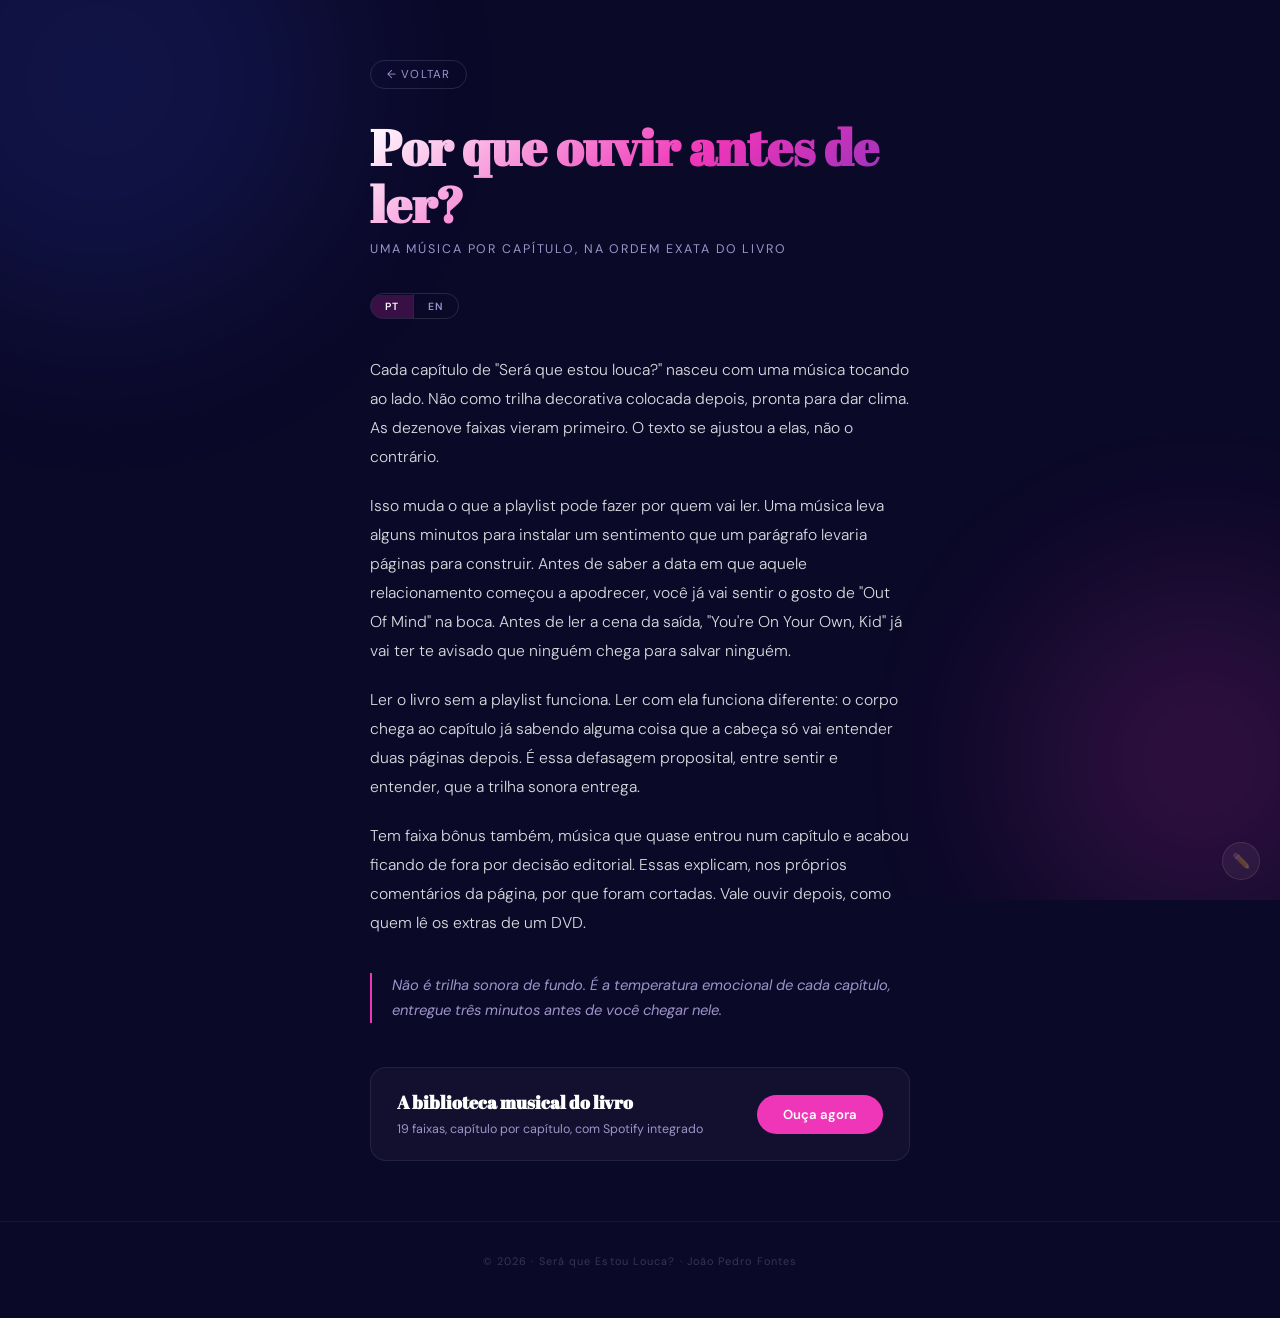
<file: por-que-ouvir.html>
<!DOCTYPE html>
<html lang="pt-BR">
<head>
<meta charset="UTF-8">
<meta name="viewport" content="width=device-width, initial-scale=1.0">
<title>Por que ouvir antes de ler? — Será que Estou Louca?</title>
<link href="https://fonts.googleapis.com/css2?family=Abril+Fatface&family=DM+Sans:ital,opsz,wght@0,9..40,300;0,9..40,400;0,9..40,600;1,9..40,300&display=swap" rel="stylesheet">
<style>
:root{--bg:#0b0928;--pink:#f036b8;--purple:#7b2fbe;--blue:#2d4de0;--steel:#6b8fd4;--muted:#9d93c8;}
*,*::before,*::after{margin:0;padding:0;box-sizing:border-box;}
body{background:var(--bg);color:#fff;font-family:"DM Sans",sans-serif;min-height:100vh;overflow-x:hidden;}
.bgs{position:fixed;inset:0;pointer-events:none;z-index:0;overflow:hidden;}
.blob{position:absolute;border-radius:50%;filter:blur(90px);opacity:.16;animation:drift 10s ease-in-out infinite;}
.b1{background:var(--blue);width:480px;height:480px;top:-160px;left:-140px;}
.b2{background:var(--pink);width:360px;height:360px;bottom:-40px;right:-100px;animation-delay:-4s;}
@keyframes drift{0%,100%{transform:translate(0,0) scale(1)}33%{transform:translate(24px,-36px) scale(1.06)}66%{transform:translate(-14px,22px) scale(.94)}}
.wrap{position:relative;z-index:1;max-width:620px;margin:0 auto;padding:0 40px;}
.back-link{display:inline-block;font-size:.72rem;color:var(--muted);text-decoration:none;
  letter-spacing:.1em;text-transform:uppercase;margin:60px 0 30px;border:1px solid rgba(255,255,255,.12);
  border-radius:20px;padding:6px 16px;transition:border-color .2s,color .2s;}
.back-link:hover{border-color:var(--pink);color:#fff;}
h1{font-family:"Abril Fatface",serif;font-size:clamp(2rem,6.5vw,3.1rem);line-height:1.15;
  background:linear-gradient(140deg,#fff 0%,var(--pink) 55%,var(--purple) 100%);
  -webkit-background-clip:text;-webkit-text-fill-color:transparent;background-clip:text;margin-bottom:8px;}
.role{font-size:.78rem;letter-spacing:.15em;text-transform:uppercase;color:var(--muted);margin-bottom:36px;}
.lang-toggle{display:flex;align-items:center;gap:0;margin:0 0 36px;width:fit-content;
  border:1px solid rgba(255,255,255,.12);border-radius:20px;overflow:hidden;}
.lang-btn{background:none;border:none;color:var(--muted);font-family:"DM Sans",sans-serif;
  font-size:.65rem;font-weight:600;letter-spacing:.1em;padding:5px 14px;cursor:pointer;}
.lang-btn.active{background:rgba(240,54,184,.2);color:#fff;}
.lang-sep{width:1px;background:rgba(255,255,255,.12);height:24px;}
.bio p{font-size:.98rem;line-height:1.85;color:rgba(255,255,255,.85);margin-bottom:20px;font-weight:300;}
.pull{border-left:2px solid var(--pink);padding-left:20px;margin:36px 0;font-style:italic;
  color:var(--muted);font-size:.92rem;line-height:1.7;}
.cta{display:flex;align-items:center;justify-content:space-between;gap:16px;
  background:rgba(255,255,255,.03);border:1px solid rgba(255,255,255,.08);border-radius:16px;
  padding:22px 26px;margin:44px 0 60px;flex-wrap:wrap;}
.cta-txt b{display:block;font-family:"Abril Fatface",serif;font-size:1.1rem;margin-bottom:3px;}
.cta-txt span{font-size:.78rem;color:var(--muted);}
.btn-go{background:var(--pink);color:#fff;text-decoration:none;border-radius:20px;
  font-size:.82rem;font-weight:600;padding:11px 26px;white-space:nowrap;}
footer{position:relative;z-index:1;text-align:center;padding:32px 20px 50px;
  border-top:1px solid rgba(255,255,255,.05);font-size:.68rem;color:rgba(255,255,255,.18);letter-spacing:.1em;}
@media(max-width:480px){.wrap{padding:0 22px;}.cta{flex-direction:column;align-items:flex-start;}}

/* ---- Edição inline ---- */
[data-key][contenteditable="true"]{outline:2px dashed var(--pink);border-radius:3px;padding:1px 3px;cursor:text;background:rgba(240,54,184,.06);}
.edit-bar{position:fixed;bottom:0;left:0;right:0;z-index:200;
  background:rgba(11,9,40,.97);border-top:1px solid rgba(240,54,184,.3);
  backdrop-filter:blur(16px);display:none;align-items:center;justify-content:center;gap:10px;padding:12px 20px;}
.edit-bar.vis{display:flex;}
.edit-bar p{font-size:.76rem;color:var(--muted);flex:1;}
.btn-save{background:var(--pink);color:#fff;border:none;border-radius:20px;
  font-family:"DM Sans",sans-serif;font-size:.75rem;font-weight:600;padding:9px 22px;cursor:pointer;}
.btn-cancel{background:none;color:var(--muted);border:1px solid rgba(255,255,255,.1);
  border-radius:20px;font-family:"DM Sans",sans-serif;font-size:.75rem;padding:9px 18px;cursor:pointer;}
.edit-trigger{position:fixed;bottom:20px;right:20px;z-index:199;
  background:rgba(255,255,255,.05);border:1px solid rgba(255,255,255,.1);
  border-radius:50%;width:38px;height:38px;display:flex;align-items:center;justify-content:center;
  cursor:pointer;color:rgba(255,255,255,.25);font-size:15px;transition:all .2s;}
.edit-trigger:hover{background:rgba(240,54,184,.15);border-color:var(--pink);color:var(--pink);}
</style>
</head>
<body>
<div class="bgs"><div class="blob b1"></div><div class="blob b2"></div></div>
<div class="wrap">
  <a class="back-link" href="/" data-i18n="back">← Voltar</a>
  <h1 data-i18n="h1">Por que ouvir antes de ler?</h1>
  <p class="role" data-key="ouvir_role">Uma música por capítulo, na ordem exata do livro</p>
  <div class="lang-toggle">
    <button class="lang-btn active" id="btn-pt" onclick="setLang('pt')">PT</button>
    <div class="lang-sep"></div>
    <button class="lang-btn" id="btn-en" onclick="setLang('en')">EN</button>
  </div>
  <div class="bio" id="bio">
    <p data-key="ouvir_p1">Cada capítulo de "Será que estou louca?" nasceu com uma música tocando ao lado. Não como trilha decorativa colocada depois, pronta para dar clima. As dezenove faixas vieram primeiro. O texto se ajustou a elas, não o contrário.</p>
    <p data-key="ouvir_p2">Isso muda o que a playlist pode fazer por quem vai ler. Uma música leva alguns minutos para instalar um sentimento que um parágrafo levaria páginas para construir. Antes de saber a data em que aquele relacionamento começou a apodrecer, você já vai sentir o gosto de "Out Of Mind" na boca. Antes de ler a cena da saída, "You're On Your Own, Kid" já vai ter te avisado que ninguém chega para salvar ninguém.</p>
    <p data-key="ouvir_p3">Ler o livro sem a playlist funciona. Ler com ela funciona diferente: o corpo chega ao capítulo já sabendo alguma coisa que a cabeça só vai entender duas páginas depois. É essa defasagem proposital, entre sentir e entender, que a trilha sonora entrega.</p>
    <p data-key="ouvir_p4">Tem faixa bônus também, música que quase entrou num capítulo e acabou ficando de fora por decisão editorial. Essas explicam, nos próprios comentários da página, por que foram cortadas. Vale ouvir depois, como quem lê os extras de um DVD.</p>
  </div>
  <div class="pull" data-key="ouvir_pull">Não é trilha sonora de fundo. É a temperatura emocional de cada capítulo, entregue três minutos antes de você chegar nele.</div>
  <div class="cta">
    <div class="cta-txt">
      <b data-key="ouvir_cta_b">A biblioteca musical do livro</b>
      <span data-key="ouvir_cta_s">19 faixas, capítulo por capítulo, com Spotify integrado</span>
    </div>
    <a class="btn-go" href="escute" data-i18n="cta_btn">Ouça agora</a>
  </div>
</div>
<footer><p>© 2026 · Será que Estou Louca? · João Pedro Fontes</p></footer>

<div class="edit-bar" id="editBar">
  <p id="editStatus">Modo de edição ativo — clique em qualquer texto para editar.</p>
  <button class="btn-cancel" onclick="cancelEdit()">Cancelar</button>
  <button class="btn-save" id="saveBtn" onclick="saveContent()">Salvar tudo</button>
</div>
<div class="edit-trigger" id="editTrigger" onclick="promptEdit()">✏️</div>

<script>
const SB_URL = "https://rvmfonytiinfzdgirsgk.supabase.co";
const SB_KEY = "eyJhbGciOiJIUzI1NiIsInR5cCI6IkpXVCJ9.eyJpc3MiOiJzdXBhYmFzZSIsInJlZiI6InJ2bWZvbnl0aWluZnpkZ2lyc2drIiwicm9sZSI6ImFub24iLCJpYXQiOjE3ODA3Mjg1ODQsImV4cCI6MjA5NjMwNDU4NH0.kGVmLNzLE6eK6QaaCRVw8_cNZ8aloYi5CNzWwvEpSqI";
const EDIT_PASS = "louca2026";
const DEFAULTS = {
  ouvir_role: "Uma música por capítulo, na ordem exata do livro",
  ouvir_p1: "Cada capítulo de \"Será que estou louca?\" nasceu com uma música tocando ao lado. Não como trilha decorativa colocada depois, pronta para dar clima. As dezenove faixas vieram primeiro. O texto se ajustou a elas, não o contrário.",
  ouvir_p2: "Isso muda o que a playlist pode fazer por quem vai ler. Uma música leva alguns minutos para instalar um sentimento que um parágrafo levaria páginas para construir. Antes de saber a data em que aquele relacionamento começou a apodrecer, você já vai sentir o gosto de \"Out Of Mind\" na boca. Antes de ler a cena da saída, \"You're On Your Own, Kid\" já vai ter te avisado que ninguém chega para salvar ninguém.",
  ouvir_p3: "Ler o livro sem a playlist funciona. Ler com ela funciona diferente: o corpo chega ao capítulo já sabendo alguma coisa que a cabeça só vai entender duas páginas depois. É essa defasagem proposital, entre sentir e entender, que a trilha sonora entrega.",
  ouvir_p4: "Tem faixa bônus também, música que quase entrou num capítulo e acabou ficando de fora por decisão editorial. Essas explicam, nos próprios comentários da página, por que foram cortadas. Vale ouvir depois, como quem lê os extras de um DVD.",
  ouvir_pull: "Não é trilha sonora de fundo. É a temperatura emocional de cada capítulo, entregue três minutos antes de você chegar nele.",
  ouvir_cta_b: "A biblioteca musical do livro",
  ouvir_cta_s: "19 faixas, capítulo por capítulo, com Spotify integrado"
};
let editActive = false;

async function sbFetch(method, body) {
  const r = await fetch(SB_URL + "/rest/v1/conteudo", {
    method, headers:{apikey:SB_KEY,Authorization:"Bearer "+SB_KEY,"Content-Type":"application/json",
      Prefer: method==="POST"?"resolution=merge-duplicates":""},
    body: body ? JSON.stringify(body) : undefined
  });
  return method === "GET" ? r.json() : r;
}
async function loadContent() {
  try {
    const rows = await sbFetch("GET");
    const keysHere = Object.keys(DEFAULTS);
    const present = new Set((rows || []).map(r => r.chave));
    const missing = keysHere.filter(k => !present.has(k));
    if (missing.length) await sbFetch("POST", missing.map(chave => ({ chave, valor: DEFAULTS[chave] })));
    (rows || []).forEach(row => {
      if (!(row.chave in DEFAULTS)) return;
      document.querySelectorAll('[data-key="' + row.chave + '"]').forEach(el => {
        if (!editActive) el.textContent = row.valor;
      });
    });
  } catch (e) { console.warn("Supabase:", e); }
  if (currentLang === "en") applyEnOverrides();
}
function promptEdit() {
  if (localStorage.getItem("sq_editor_ok") === "1") { enableEdit(); return; }
  const pw = prompt("Senha de edição:");
  if (pw === EDIT_PASS) enableEdit();
  else if (pw !== null) alert("Senha incorreta.");
}
function enableEdit() {
  editActive = true;
  document.querySelectorAll("[data-key]").forEach(el => {
    el.contentEditable = "true";
    el.dataset.original = el.textContent;
  });
  document.getElementById("editBar").classList.add("vis");
  document.getElementById("editTrigger").style.display = "none";
}
function cancelEdit() {
  document.querySelectorAll("[data-key]").forEach(el => {
    el.textContent = el.dataset.original || el.textContent;
    el.removeAttribute("contenteditable");
  });
  document.getElementById("editBar").classList.remove("vis");
  document.getElementById("editTrigger").style.display = "flex";
  editActive = false;
}
async function saveContent() {
  const btn = document.getElementById("saveBtn");
  const status = document.getElementById("editStatus");
  btn.disabled = true; btn.textContent = "Salvando...";
  const rows = [...document.querySelectorAll("[data-key]")].map(el => ({ chave: el.dataset.key, valor: el.textContent.trim() }));
  try {
    await sbFetch("POST", rows);
    status.textContent = "Salvo!";
    setTimeout(cancelEdit, 1000);
  } catch (e) {
    status.textContent = "Erro ao salvar.";
    btn.disabled = false; btn.textContent = "Salvar tudo";
  }
}

const LANG_DATA = {
  pt: {
    back: "← Voltar", h1: "Por que ouvir antes de ler?", cta_btn: "Ouça agora",
    ouvir_role: "Uma música por capítulo, na ordem exata do livro",
    ouvir_p1: "Cada capítulo de \"Será que estou louca?\" nasceu com uma música tocando ao lado. Não como trilha decorativa colocada depois, pronta para dar clima. As dezenove faixas vieram primeiro. O texto se ajustou a elas, não o contrário.",
    ouvir_p2: "Isso muda o que a playlist pode fazer por quem vai ler. Uma música leva alguns minutos para instalar um sentimento que um parágrafo levaria páginas para construir. Antes de saber a data em que aquele relacionamento começou a apodrecer, você já vai sentir o gosto de \"Out Of Mind\" na boca. Antes de ler a cena da saída, \"You're On Your Own, Kid\" já vai ter te avisado que ninguém chega para salvar ninguém.",
    ouvir_p3: "Ler o livro sem a playlist funciona. Ler com ela funciona diferente: o corpo chega ao capítulo já sabendo alguma coisa que a cabeça só vai entender duas páginas depois. É essa defasagem proposital, entre sentir e entender, que a trilha sonora entrega.",
    ouvir_p4: "Tem faixa bônus também, música que quase entrou num capítulo e acabou ficando de fora por decisão editorial. Essas explicam, nos próprios comentários da página, por que foram cortadas. Vale ouvir depois, como quem lê os extras de um DVD.",
    ouvir_pull: "Não é trilha sonora de fundo. É a temperatura emocional de cada capítulo, entregue três minutos antes de você chegar nele.",
    ouvir_cta_b: "A biblioteca musical do livro",
    ouvir_cta_s: "19 faixas, capítulo por capítulo, com Spotify integrado"
  },
  en: {
    back: "← Back", h1: "Why listen before reading?", cta_btn: "Listen now",
    ouvir_role: "One song per chapter, in the book's exact order",
    ouvir_p1: "Every chapter of \"Será que estou louca?\" was written with a song playing alongside it. Not as a decorative soundtrack added afterward to set a mood. The nineteen tracks came first. The text adjusted to them, not the other way around.",
    ouvir_p2: "That changes what the playlist can do for a reader. A song takes a few minutes to install a feeling that a paragraph would take pages to build. Before you know the date that relationship started rotting, you'll already taste \"Out Of Mind\" in your mouth. Before you read the exit scene, \"You're On Your Own, Kid\" will already have warned you that nobody's coming to save anybody.",
    ouvir_p3: "Reading the book without the playlist works. Reading it with the playlist works differently: the body arrives at the chapter already knowing something the mind only catches up to two pages later. That's the deliberate lag, between feeling and understanding, the soundtrack delivers.",
    ouvir_p4: "There are bonus tracks too, songs that almost made it into a chapter and got cut in editing. Those explain, right in the page's own comments, why they were cut. Worth listening to afterward, like reading a DVD's deleted scenes.",
    ouvir_pull: "It isn't background music. It's the emotional temperature of each chapter, delivered three minutes before you get there.",
    ouvir_cta_b: "The book's musical library",
    ouvir_cta_s: "19 tracks, chapter by chapter, with Spotify built in"
  }
};
let currentLang = localStorage.getItem("sq_lang") || "pt";
function applyEnOverrides() {
  const t = LANG_DATA.en;
  Object.keys(DEFAULTS).forEach(key => {
    document.querySelectorAll('[data-key="' + key + '"]').forEach(el => {
      if (!editActive) el.textContent = t[key];
    });
  });
}
function setLang(lang) {
  currentLang = lang;
  localStorage.setItem("sq_lang", lang);
  document.getElementById("btn-pt").classList.toggle("active", lang === "pt");
  document.getElementById("btn-en").classList.toggle("active", lang === "en");
  const t = LANG_DATA[lang];
  document.querySelectorAll("[data-i18n]").forEach(el => {
    const key = el.dataset.i18n;
    if (t[key] != null) el.textContent = t[key];
  });
  if (lang === "en") applyEnOverrides();
  else Object.keys(DEFAULTS).forEach(key => {
    document.querySelectorAll('[data-key="' + key + '"]').forEach(el => {
      if (!editActive) el.textContent = DEFAULTS[key];
    });
  });
}
if (currentLang === "en") setLang("en");
loadContent();
</script>
</body>
</html>
</file>
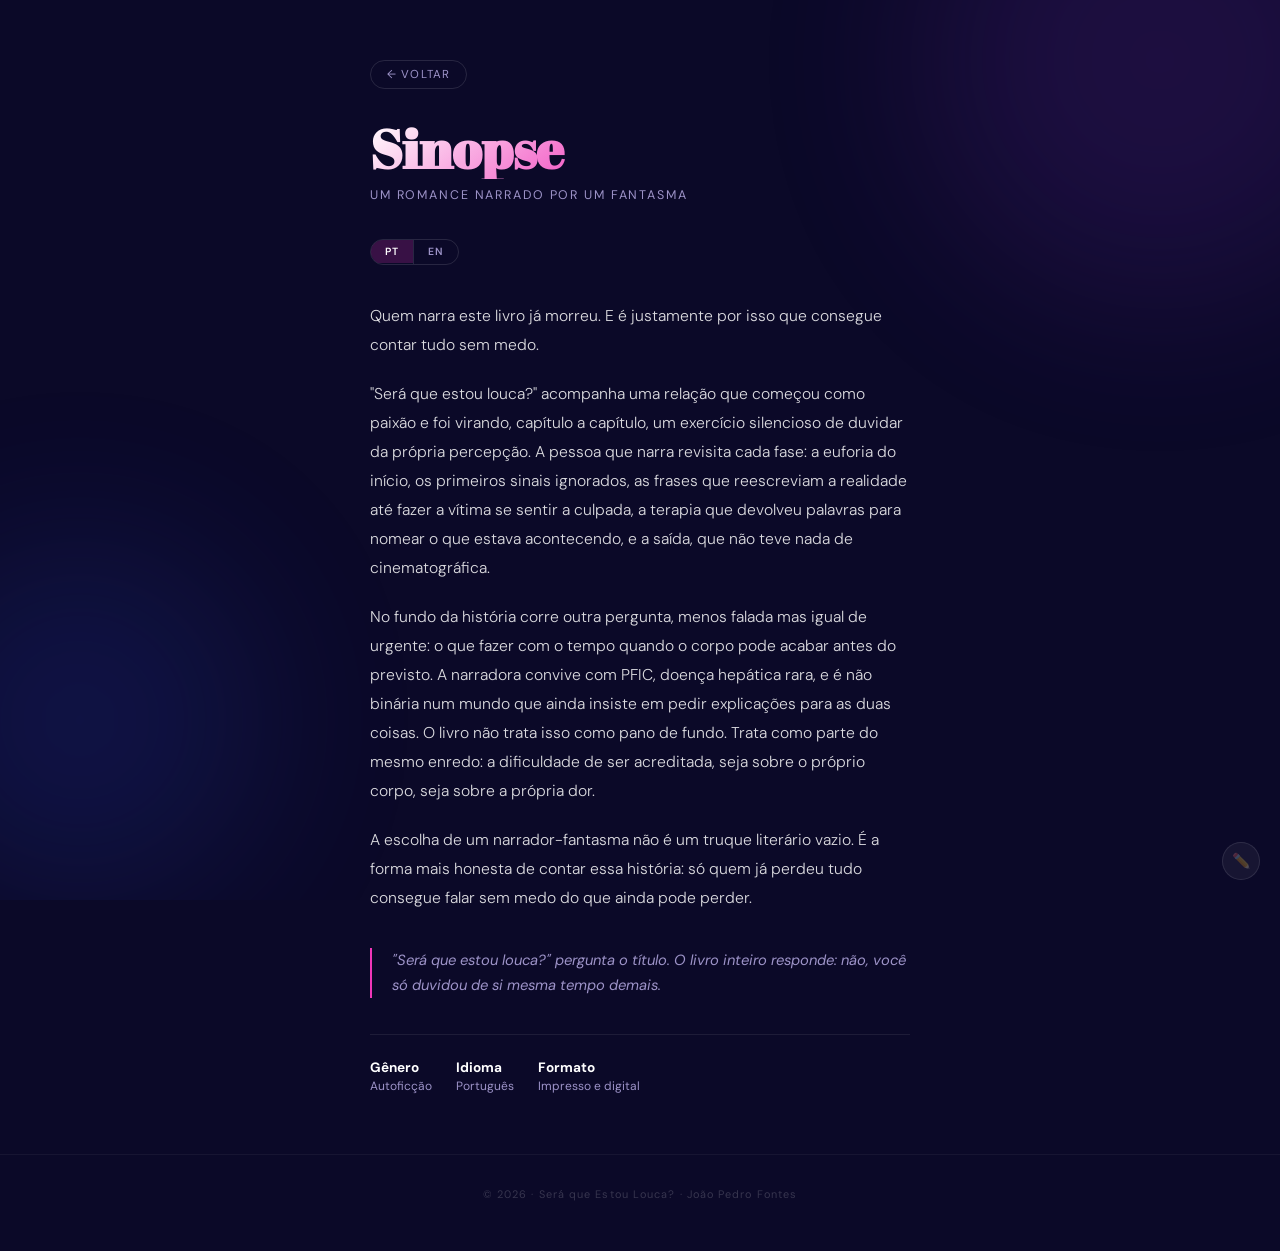
<file: sinopse.html>
<!DOCTYPE html>
<html lang="pt-BR">
<head>
<meta charset="UTF-8">
<meta name="viewport" content="width=device-width, initial-scale=1.0">
<title>Sinopse — Será que Estou Louca?</title>
<link href="https://fonts.googleapis.com/css2?family=Abril+Fatface&family=DM+Sans:ital,opsz,wght@0,9..40,300;0,9..40,400;0,9..40,600;1,9..40,300&display=swap" rel="stylesheet">
<style>
:root{--bg:#0b0928;--pink:#f036b8;--purple:#7b2fbe;--blue:#2d4de0;--muted:#9d93c8;}
*,*::before,*::after{margin:0;padding:0;box-sizing:border-box;}
body{background:var(--bg);color:#fff;font-family:"DM Sans",sans-serif;min-height:100vh;overflow-x:hidden;}
.bgs{position:fixed;inset:0;pointer-events:none;z-index:0;overflow:hidden;}
.blob{position:absolute;border-radius:50%;filter:blur(90px);opacity:.16;animation:drift 10s ease-in-out infinite;}
.b1{background:var(--purple);width:480px;height:480px;top:-180px;right:-120px;}
.b2{background:var(--blue);width:360px;height:360px;bottom:0;left:-100px;animation-delay:-4s;}
@keyframes drift{0%,100%{transform:translate(0,0) scale(1)}33%{transform:translate(24px,-36px) scale(1.06)}66%{transform:translate(-14px,22px) scale(.94)}}
.wrap{position:relative;z-index:1;max-width:620px;margin:0 auto;padding:0 40px;}
.back-link{display:inline-block;font-size:.72rem;color:var(--muted);text-decoration:none;
  letter-spacing:.1em;text-transform:uppercase;margin:60px 0 30px;border:1px solid rgba(255,255,255,.12);
  border-radius:20px;padding:6px 16px;transition:border-color .2s,color .2s;}
.back-link:hover{border-color:var(--pink);color:#fff;}
h1{font-family:"Abril Fatface",serif;font-size:clamp(2.2rem,7vw,3.4rem);line-height:1.1;
  background:linear-gradient(140deg,#fff 0%,var(--pink) 55%,var(--purple) 100%);
  -webkit-background-clip:text;-webkit-text-fill-color:transparent;background-clip:text;margin-bottom:8px;}
.role{font-size:.78rem;letter-spacing:.15em;text-transform:uppercase;color:var(--muted);margin-bottom:36px;}
.lang-toggle{display:flex;align-items:center;gap:0;margin:0 0 36px;width:fit-content;
  border:1px solid rgba(255,255,255,.12);border-radius:20px;overflow:hidden;}
.lang-btn{background:none;border:none;color:var(--muted);font-family:"DM Sans",sans-serif;
  font-size:.65rem;font-weight:600;letter-spacing:.1em;padding:5px 14px;cursor:pointer;}
.lang-btn.active{background:rgba(240,54,184,.2);color:#fff;}
.lang-sep{width:1px;background:rgba(255,255,255,.12);height:24px;}
.bio p{font-size:.98rem;line-height:1.85;color:rgba(255,255,255,.85);margin-bottom:20px;font-weight:300;}
.pull{border-left:2px solid var(--pink);padding-left:20px;margin:36px 0;font-style:italic;
  color:var(--muted);font-size:.92rem;line-height:1.7;}
.info-row{display:flex;gap:24px;flex-wrap:wrap;margin:8px 0 60px;padding-top:24px;
  border-top:1px solid rgba(255,255,255,.08);}
.info-item{font-size:.75rem;color:var(--muted);}
.info-item b{display:block;color:#fff;font-size:.85rem;margin-bottom:2px;}
footer{position:relative;z-index:1;text-align:center;padding:32px 20px 50px;
  border-top:1px solid rgba(255,255,255,.05);font-size:.68rem;color:rgba(255,255,255,.18);letter-spacing:.1em;}
@media(max-width:480px){.wrap{padding:0 22px;}}

/* ---- Edição inline ---- */
[data-key][contenteditable="true"]{outline:2px dashed var(--pink);border-radius:3px;padding:1px 3px;cursor:text;background:rgba(240,54,184,.06);}
.edit-bar{position:fixed;bottom:0;left:0;right:0;z-index:200;
  background:rgba(11,9,40,.97);border-top:1px solid rgba(240,54,184,.3);
  backdrop-filter:blur(16px);display:none;align-items:center;justify-content:center;gap:10px;padding:12px 20px;}
.edit-bar.vis{display:flex;}
.edit-bar p{font-size:.76rem;color:var(--muted);flex:1;}
.btn-save{background:var(--pink);color:#fff;border:none;border-radius:20px;
  font-family:"DM Sans",sans-serif;font-size:.75rem;font-weight:600;padding:9px 22px;cursor:pointer;}
.btn-cancel{background:none;color:var(--muted);border:1px solid rgba(255,255,255,.1);
  border-radius:20px;font-family:"DM Sans",sans-serif;font-size:.75rem;padding:9px 18px;cursor:pointer;}
.edit-trigger{position:fixed;bottom:20px;right:20px;z-index:199;
  background:rgba(255,255,255,.05);border:1px solid rgba(255,255,255,.1);
  border-radius:50%;width:38px;height:38px;display:flex;align-items:center;justify-content:center;
  cursor:pointer;color:rgba(255,255,255,.25);font-size:15px;transition:all .2s;}
.edit-trigger:hover{background:rgba(240,54,184,.15);border-color:var(--pink);color:var(--pink);}
</style>
</head>
<body>
<div class="bgs"><div class="blob b1"></div><div class="blob b2"></div></div>
<div class="wrap">
  <a class="back-link" href="/" data-i18n="back">← Voltar</a>
  <h1 data-i18n="h1">Sinopse</h1>
  <p class="role" data-key="sinopse_role">Um romance narrado por um fantasma</p>
  <div class="lang-toggle">
    <button class="lang-btn active" id="btn-pt" onclick="setLang('pt')">PT</button>
    <div class="lang-sep"></div>
    <button class="lang-btn" id="btn-en" onclick="setLang('en')">EN</button>
  </div>
  <div class="bio" id="bio">
    <p data-key="sinopse_p1">Quem narra este livro já morreu. E é justamente por isso que consegue contar tudo sem medo.</p>
    <p data-key="sinopse_p2">"Será que estou louca?" acompanha uma relação que começou como paixão e foi virando, capítulo a capítulo, um exercício silencioso de duvidar da própria percepção. A pessoa que narra revisita cada fase: a euforia do início, os primeiros sinais ignorados, as frases que reescreviam a realidade até fazer a vítima se sentir a culpada, a terapia que devolveu palavras para nomear o que estava acontecendo, e a saída, que não teve nada de cinematográfica.</p>
    <p data-key="sinopse_p3">No fundo da história corre outra pergunta, menos falada mas igual de urgente: o que fazer com o tempo quando o corpo pode acabar antes do previsto. A narradora convive com PFIC, doença hepática rara, e é não binária num mundo que ainda insiste em pedir explicações para as duas coisas. O livro não trata isso como pano de fundo. Trata como parte do mesmo enredo: a dificuldade de ser acreditada, seja sobre o próprio corpo, seja sobre a própria dor.</p>
    <p data-key="sinopse_p4">A escolha de um narrador-fantasma não é um truque literário vazio. É a forma mais honesta de contar essa história: só quem já perdeu tudo consegue falar sem medo do que ainda pode perder.</p>
  </div>
  <div class="pull" data-key="sinopse_pull">"Será que estou louca?" pergunta o título. O livro inteiro responde: não, você só duvidou de si mesma tempo demais.</div>
  <div class="info-row">
    <div class="info-item"><b data-i18n="genre_label">Gênero</b><span data-i18n="genre">Autoficção</span></div>
    <div class="info-item"><b data-i18n="lang_label">Idioma</b><span data-i18n="lang">Português</span></div>
    <div class="info-item"><b data-i18n="format_label">Formato</b><span data-i18n="format">Impresso e digital</span></div>
  </div>
</div>
<footer><p>© 2026 · Será que Estou Louca? · João Pedro Fontes</p></footer>

<div class="edit-bar" id="editBar">
  <p id="editStatus">Modo de edição ativo — clique em qualquer texto para editar.</p>
  <button class="btn-cancel" onclick="cancelEdit()">Cancelar</button>
  <button class="btn-save" id="saveBtn" onclick="saveContent()">Salvar tudo</button>
</div>
<div class="edit-trigger" id="editTrigger" onclick="promptEdit()">✏️</div>

<script>
const SB_URL = "https://rvmfonytiinfzdgirsgk.supabase.co";
const SB_KEY = "eyJhbGciOiJIUzI1NiIsInR5cCI6IkpXVCJ9.eyJpc3MiOiJzdXBhYmFzZSIsInJlZiI6InJ2bWZvbnl0aWluZnpkZ2lyc2drIiwicm9sZSI6ImFub24iLCJpYXQiOjE3ODA3Mjg1ODQsImV4cCI6MjA5NjMwNDU4NH0.kGVmLNzLE6eK6QaaCRVw8_cNZ8aloYi5CNzWwvEpSqI";
const EDIT_PASS = "louca2026";
const DEFAULTS = {
  sinopse_role: "Um romance narrado por um fantasma",
  sinopse_p1: "Quem narra este livro já morreu. E é justamente por isso que consegue contar tudo sem medo.",
  sinopse_p2: "\"Será que estou louca?\" acompanha uma relação que começou como paixão e foi virando, capítulo a capítulo, um exercício silencioso de duvidar da própria percepção. A pessoa que narra revisita cada fase: a euforia do início, os primeiros sinais ignorados, as frases que reescreviam a realidade até fazer a vítima se sentir a culpada, a terapia que devolveu palavras para nomear o que estava acontecendo, e a saída, que não teve nada de cinematográfica.",
  sinopse_p3: "No fundo da história corre outra pergunta, menos falada mas igual de urgente: o que fazer com o tempo quando o corpo pode acabar antes do previsto. A narradora convive com PFIC, doença hepática rara, e é não binária num mundo que ainda insiste em pedir explicações para as duas coisas. O livro não trata isso como pano de fundo. Trata como parte do mesmo enredo: a dificuldade de ser acreditada, seja sobre o próprio corpo, seja sobre a própria dor.",
  sinopse_p4: "A escolha de um narrador-fantasma não é um truque literário vazio. É a forma mais honesta de contar essa história: só quem já perdeu tudo consegue falar sem medo do que ainda pode perder.",
  sinopse_pull: "\"Será que estou louca?\" pergunta o título. O livro inteiro responde: não, você só duvidou de si mesma tempo demais."
};
let editActive = false;

async function sbFetch(method, body) {
  const r = await fetch(SB_URL + "/rest/v1/conteudo", {
    method, headers:{apikey:SB_KEY,Authorization:"Bearer "+SB_KEY,"Content-Type":"application/json",
      Prefer: method==="POST"?"resolution=merge-duplicates":""},
    body: body ? JSON.stringify(body) : undefined
  });
  return method === "GET" ? r.json() : r;
}
async function loadContent() {
  try {
    const rows = await sbFetch("GET");
    const keysHere = Object.keys(DEFAULTS);
    const present = new Set((rows || []).map(r => r.chave));
    const missing = keysHere.filter(k => !present.has(k));
    if (missing.length) await sbFetch("POST", missing.map(chave => ({ chave, valor: DEFAULTS[chave] })));
    (rows || []).forEach(row => {
      if (!(row.chave in DEFAULTS)) return;
      document.querySelectorAll('[data-key="' + row.chave + '"]').forEach(el => {
        if (!editActive) el.textContent = row.valor;
      });
    });
  } catch (e) { console.warn("Supabase:", e); }
  if (currentLang === "en") applyEnOverrides();
}
function promptEdit() {
  if (localStorage.getItem("sq_editor_ok") === "1") { enableEdit(); return; }
  const pw = prompt("Senha de edição:");
  if (pw === EDIT_PASS) enableEdit();
  else if (pw !== null) alert("Senha incorreta.");
}
function enableEdit() {
  editActive = true;
  document.querySelectorAll("[data-key]").forEach(el => {
    el.contentEditable = "true";
    el.dataset.original = el.textContent;
  });
  document.getElementById("editBar").classList.add("vis");
  document.getElementById("editTrigger").style.display = "none";
}
function cancelEdit() {
  document.querySelectorAll("[data-key]").forEach(el => {
    el.textContent = el.dataset.original || el.textContent;
    el.removeAttribute("contenteditable");
  });
  document.getElementById("editBar").classList.remove("vis");
  document.getElementById("editTrigger").style.display = "flex";
  editActive = false;
}
async function saveContent() {
  const btn = document.getElementById("saveBtn");
  const status = document.getElementById("editStatus");
  btn.disabled = true; btn.textContent = "Salvando...";
  const rows = [...document.querySelectorAll("[data-key]")].map(el => ({ chave: el.dataset.key, valor: el.textContent.trim() }));
  try {
    await sbFetch("POST", rows);
    status.textContent = "Salvo!";
    setTimeout(cancelEdit, 1000);
  } catch (e) {
    status.textContent = "Erro ao salvar.";
    btn.disabled = false; btn.textContent = "Salvar tudo";
  }
}

const LANG_DATA = {
  pt: {
    back: "← Voltar", h1: "Sinopse",
    genre_label: "Gênero", genre: "Autoficção",
    lang_label: "Idioma", lang: "Português",
    format_label: "Formato", format: "Impresso e digital",
    sinopse_role: "Um romance narrado por um fantasma",
    sinopse_p1: "Quem narra este livro já morreu. E é justamente por isso que consegue contar tudo sem medo.",
    sinopse_p2: "\"Será que estou louca?\" acompanha uma relação que começou como paixão e foi virando, capítulo a capítulo, um exercício silencioso de duvidar da própria percepção. A pessoa que narra revisita cada fase: a euforia do início, os primeiros sinais ignorados, as frases que reescreviam a realidade até fazer a vítima se sentir a culpada, a terapia que devolveu palavras para nomear o que estava acontecendo, e a saída, que não teve nada de cinematográfica.",
    sinopse_p3: "No fundo da história corre outra pergunta, menos falada mas igual de urgente: o que fazer com o tempo quando o corpo pode acabar antes do previsto. A narradora convive com PFIC, doença hepática rara, e é não binária num mundo que ainda insiste em pedir explicações para as duas coisas. O livro não trata isso como pano de fundo. Trata como parte do mesmo enredo: a dificuldade de ser acreditada, seja sobre o próprio corpo, seja sobre a própria dor.",
    sinopse_p4: "A escolha de um narrador-fantasma não é um truque literário vazio. É a forma mais honesta de contar essa história: só quem já perdeu tudo consegue falar sem medo do que ainda pode perder.",
    sinopse_pull: "\"Será que estou louca?\" pergunta o título. O livro inteiro responde: não, você só duvidou de si mesma tempo demais."
  },
  en: {
    back: "← Back", h1: "Synopsis",
    genre_label: "Genre", genre: "Autofiction",
    lang_label: "Language", lang: "Portuguese",
    format_label: "Format", format: "Print and digital",
    sinopse_role: "A novel narrated by a ghost",
    sinopse_p1: "The narrator of this book is already dead. That's exactly why they can tell all of it without fear.",
    sinopse_p2: "\"Será que estou louca?\" (Am I Going Crazy?) follows a relationship that started as passion and turned, chapter by chapter, into a quiet exercise in doubting one's own perception. The narrator revisits every phase: the early euphoria, the first ignored warning signs, the sentences that rewrote reality until the victim felt like the guilty one, the therapy that gave the words back, and the exit, which had nothing cinematic about it.",
    sinopse_p3: "Underneath the story runs another question, less spoken but just as urgent: what to do with time when the body might run out ahead of schedule. The narrator lives with PFIC, a rare liver disease, and is non-binary in a world that still demands explanations for both. The book doesn't treat this as backdrop. It treats it as part of the same plot: the difficulty of being believed, whether about your body or your pain.",
    sinopse_p4: "The choice of a ghost narrator isn't an empty literary trick. It's the most honest way to tell this story: only someone who has already lost everything can speak without fear of what's left to lose.",
    sinopse_pull: "\"Am I going crazy?\" asks the title. The whole book answers: no, you just doubted yourself for too long."
  }
};
let currentLang = localStorage.getItem("sq_lang") || "pt";
function applyEnOverrides() {
  const t = LANG_DATA.en;
  Object.keys(DEFAULTS).forEach(key => {
    document.querySelectorAll('[data-key="' + key + '"]').forEach(el => {
      if (!editActive) el.textContent = t[key];
    });
  });
}
function setLang(lang) {
  currentLang = lang;
  localStorage.setItem("sq_lang", lang);
  document.getElementById("btn-pt").classList.toggle("active", lang === "pt");
  document.getElementById("btn-en").classList.toggle("active", lang === "en");
  const t = LANG_DATA[lang];
  document.querySelectorAll("[data-i18n]").forEach(el => {
    const key = el.dataset.i18n;
    if (t[key] != null) el.textContent = t[key];
  });
  if (lang === "en") applyEnOverrides();
  else Object.keys(DEFAULTS).forEach(key => {
    document.querySelectorAll('[data-key="' + key + '"]').forEach(el => {
      if (!editActive) el.textContent = DEFAULTS[key];
    });
  });
}
if (currentLang === "en") setLang("en");
loadContent();
</script>
</body>
</html>
</file>
